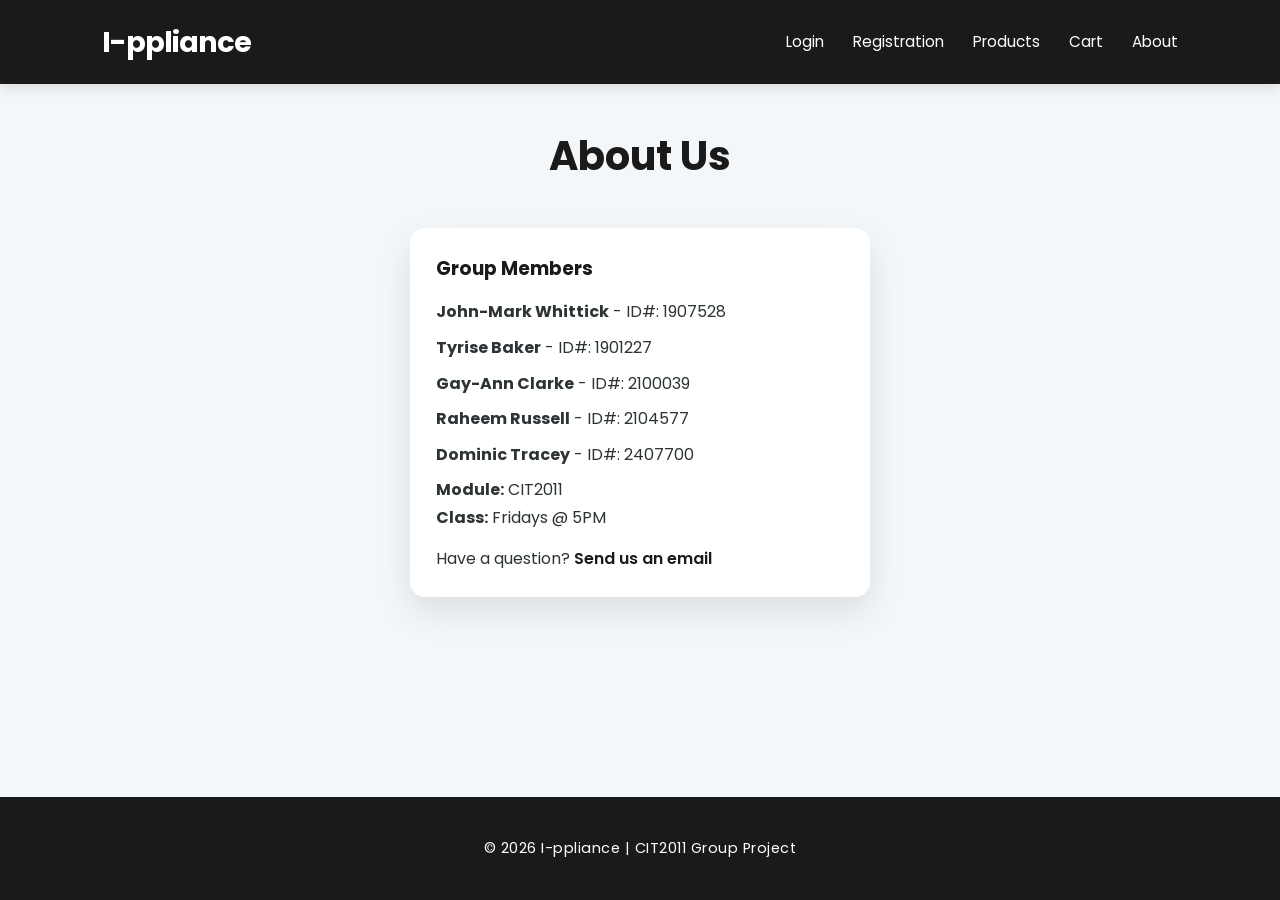
<file: Codes/about.html>
<!DOCTYPE html>
<html lang="en">

<head>
    <meta charset="UTF-8">
    <meta name="viewport" content="width=device-width, initial-scale=1.0">
    <title>About Us</title>
    <link href="https://fonts.googleapis.com/css2?family=Poppins:wght@300;400;600;700&display=swap" rel="stylesheet">
    <link rel="stylesheet" href="../style.css">
</head>

<body>
    <header>
        <a href="index.html" class="logo">I-ppliance</a>
        <div class="mobile-nav-button" id="mobile-card">
            <span class="bar"></span>
            <span class="bar"></span>
            <span class="bar"></span>
        </div>

        <nav>
            <a href="login.html">Login</a>
            <a href="register.html">Registration</a>
            <a href="index.html">Products</a>
            <a href="cart.html">Cart</a>
            <a href="about.html">About</a>
        </nav>
    </header>

    <main>
        <section class="about-container">
            <h1 class="main-about-title">About Us</h1>

            <div class="about-stack">
                <div class="info-card dev-card">
                    <h3>Group Members</h3>
                    <ul class="dev-details" style="list-style: none; padding: 0;">
                        <li><strong>John-Mark Whittick</strong> - ID#: <span class="id-number">1907528</span></li>
                        <li><strong>Tyrise Baker</strong> - ID#: <span class="id-number">1901227</span></li>
                        <li><strong>Gay-Ann Clarke</strong> - ID#: <span class="id-number">2100039</span></li>
                        <li><strong>Raheem Russell</strong> - ID#: <span class="id-number">2104577</span></li>
                        <li><strong>Dominic Tracey</strong> - ID#: <span class="id-number">2407700</span></li>
                    </ul>
                    <p style="margin-top: 5px; margin-bottom: 2px;"><strong>Module:</strong> CIT2011</p>
                    <p style="margin-top: 0; margin-bottom: 15px;"><strong>Class:</strong> Fridays @ 5PM</p>
                    <p>Have a question? <a href="mailto:1907528@utech.edu.jm">Send us an email</a></p>
                </div>
            </div>
        </section>
    </main>

    <footer>
        <p>&copy; 2026 I-ppliance | CIT2011 Group Project</p>
    </footer>

    <script src="../script.js"></script>
</body>

</html>
</file>
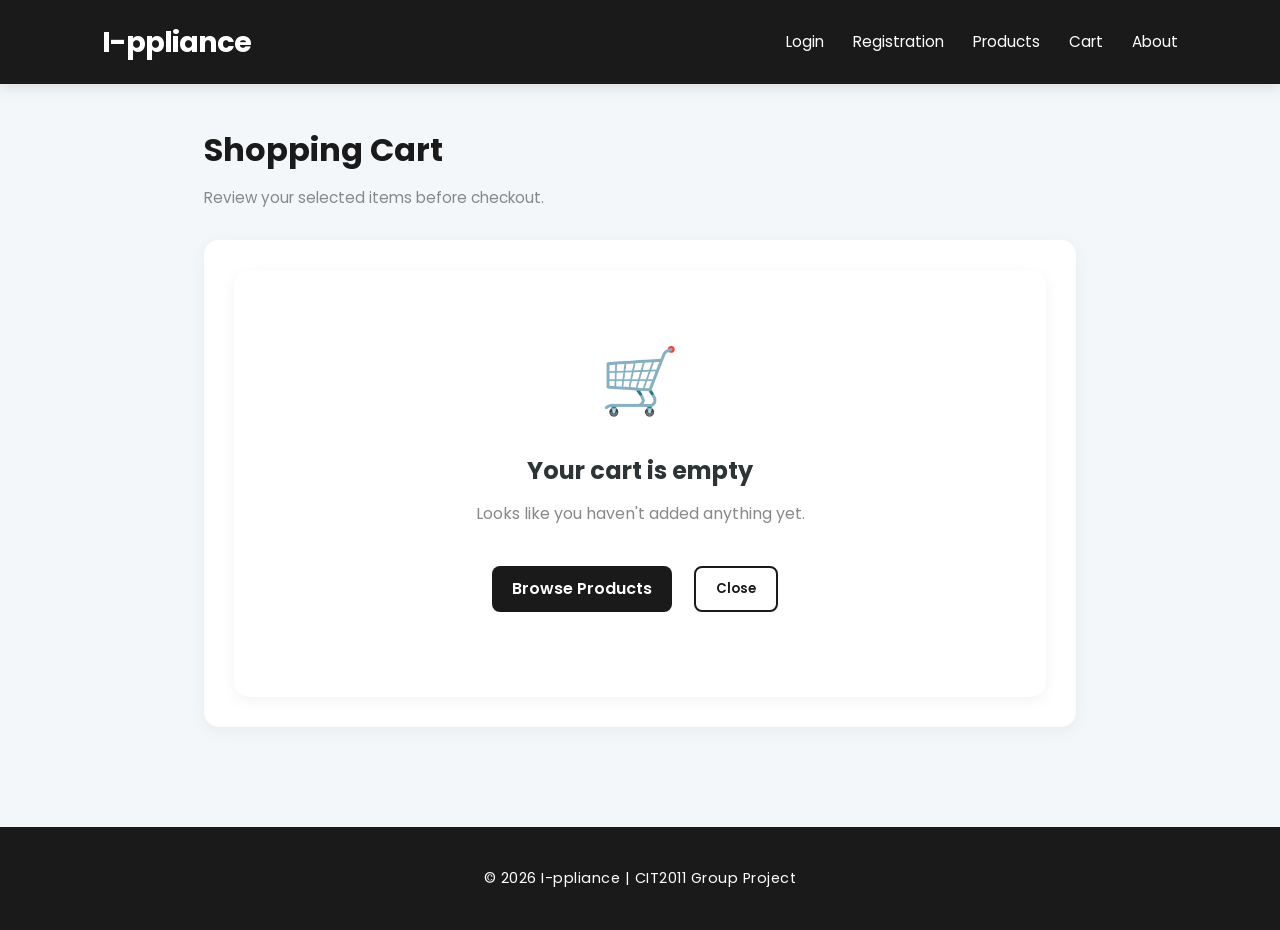
<file: Codes/cart.html>
<!DOCTYPE html>
<html lang="en">

<head>
    <meta charset="UTF-8">
    <meta name="viewport" content="width=device-width, initial-scale=1.0">
    <title>Cart | I-ppliance</title>
    <link href="https://fonts.googleapis.com/css2?family=Poppins:wght@300;400;600;700&display=swap" rel="stylesheet">
    <link rel="stylesheet" href="../style.css">
    <style>
        .cart-page-wrapper {
            max-width: 1000px;
            margin: 40px auto;
            padding: 0 5%;
        }

        .cart-page-title {
            font-size: 2rem;
            color: var(--primary-dark-grey);
            margin-bottom: 10px;
        }

        .cart-page-subtitle {
            color: #888;
            font-size: 0.95rem;
            margin-bottom: 30px;
        }

        .empty-cart {
            text-align: center;
            padding: 60px 20px;
            background: var(--white);
            border-radius: 15px;
            box-shadow: 0 4px 15px rgba(0,0,0,0.05);
        }

        .empty-cart-icon {
            font-size: 4rem;
            margin-bottom: 20px;
        }

        .empty-cart h3 {
            font-size: 1.5rem;
            margin-bottom: 10px;
        }

        .empty-cart p {
            color: #888;
            margin-bottom: 25px;
        }

        .empty-cart .btn {
            width: auto;
            display: inline-block;
            padding: 12px 30px;
        }

        .cart-items-box {
            background: var(--white);
            border-radius: 15px;
            box-shadow: 0 4px 15px rgba(0,0,0,0.05);
            overflow: hidden;
            margin-bottom: 25px;
        }

        .cart-items-header {
            display: grid;
            grid-template-columns: 80px 1fr 130px 130px 130px 90px;
            gap: 10px;
            padding: 15px 25px;
            background: var(--primary-dark-grey);
            color: var(--white);
            font-weight: 600;
            font-size: 0.85rem;
            text-transform: uppercase;
            letter-spacing: 0.5px;
        }

        .cart-items-header span:not(:first-child) {
            text-align: center;
        }

        .cart-row {
            display: grid;
            grid-template-columns: 80px 1fr 130px 130px 130px 90px;
            gap: 10px;
            padding: 18px 25px;
            align-items: center;
            border-bottom: 1px solid #f0f0f0;
            transition: background 0.2s;
        }

        .cart-row:last-child { border-bottom: none; }
        .cart-row:hover { background: #fafafa; }

        .cart-row img {
            width: 70px;
            height: 70px;
            object-fit: contain;
            border-radius: 8px;
            background: #f9f9f9;
            padding: 5px;
        }

        .cart-row .item-name {
            font-weight: 600;
            font-size: 0.95rem;
            color: var(--text-dark);
        }

        .cart-row .item-price {
            font-size: 0.9rem;
            color: #888;
            margin-top: 3px;
        }

        .qty-controls {
            display: flex;
            align-items: center;
            justify-content: center;
            gap: 8px;
        }

        .qty-btn {
            width: 30px;
            height: 30px;
            border: 2px solid var(--primary-dark-grey);
            background: transparent;
            color: var(--primary-dark-grey);
            border-radius: 6px;
            font-size: 1.1rem;
            font-weight: 700;
            cursor: pointer;
            display: flex;
            align-items: center;
            justify-content: center;
            transition: all 0.2s;
            line-height: 1;
            padding: 0;
        }

        .qty-btn:hover {
            background: var(--primary-dark-grey);
            color: var(--white);
        }

        .qty-display {
            min-width: 28px;
            text-align: center;
            font-weight: 700;
            font-size: 1rem;
        }

        .cart-col-center { text-align: center; }

        .item-subtotal {
            font-weight: 700;
            color: var(--primary-dark-grey);
            text-align: center;
        }

        .remove-item-btn {
            display: flex;
            align-items: center;
            justify-content: center;
            width: 34px;
            height: 34px;
            border: none;
            background: #fff0f0;
            color: var(--error-red);
            border-radius: 8px;
            cursor: pointer;
            font-size: 1.1rem;
            transition: all 0.2s;
            margin: 0 auto;
        }

        .remove-item-btn:hover {
            background: var(--error-red);
            color: var(--white);
        }

        .cart-actions {
            display: flex;
            justify-content: space-between;
            align-items: center;
            flex-wrap: wrap;
            gap: 12px;
            margin-bottom: 25px;
        }

        .cart-actions-left, .cart-actions-right {
            display: flex;
            gap: 12px;
            flex-wrap: wrap;
        }

        .cart-actions .btn {
            width: auto;
            display: inline-flex;
            align-items: center;
            gap: 8px;
            padding: 11px 22px;
            margin-top: 0;
            font-size: 0.9rem;
        }

        .btn-outline {
            background: transparent !important;
            border: 2px solid var(--primary-dark-grey) !important;
            color: var(--primary-dark-grey) !important;
        }

        .btn-outline:hover {
            background: var(--primary-dark-grey) !important;
            color: var(--white) !important;
        }

        .btn-danger { background: var(--error-red) !important; }

        .btn-danger:hover {
            background: #b94040 !important;
            box-shadow: 0 8px 20px rgba(217,83,79,0.3) !important;
        }

        .cart-summary-card {
            background: var(--white);
            border-radius: 15px;
            box-shadow: 0 4px 15px rgba(0,0,0,0.05);
            padding: 30px;
        }

        .cart-summary-card h3 {
            font-size: 1.2rem;
            color: var(--primary-dark-grey);
            margin-bottom: 20px;
            padding-bottom: 15px;
            border-bottom: 2px solid #f0f0f0;
        }

        .summary-row {
            display: flex;
            justify-content: space-between;
            align-items: center;
            padding: 8px 0;
            font-size: 0.95rem;
        }

        .summary-row.discount { color: #2e9e5b; font-weight: 600; }
        .summary-row.tax { color: #888; }

        .summary-divider {
            border: none;
            border-top: 2px solid #f0f0f0;
            margin: 12px 0;
        }

        .summary-row.grand-total {
            font-size: 1.3rem;
            font-weight: 700;
            color: var(--primary-dark-grey);
            padding-top: 5px;
        }

        .promo-badge {
            display: inline-block;
            background: #e8f8ef;
            color: #2e9e5b;
            font-size: 0.78rem;
            font-weight: 600;
            padding: 4px 10px;
            border-radius: 20px;
            margin-top: 8px;
            margin-bottom: 12px;
        }

        .promo-progress { margin: 12px 0 18px 0; }

        .promo-progress-label {
            font-size: 0.82rem;
            color: #888;
            margin-bottom: 6px;
        }

        .promo-bar-bg {
            background: #f0f0f0;
            border-radius: 10px;
            height: 8px;
            overflow: hidden;
        }

        .promo-bar-fill {
            background: var(--accent-gold);
            height: 100%;
            border-radius: 10px;
            transition: width 0.4s ease;
        }

        .summary-checkout-btn {
            width: 100%;
            padding: 15px;
            margin-top: 20px;
            font-size: 1rem;
        }

        .summary-continue-link {
            display: block;
            text-align: center;
            color: #888;
            font-size: 0.85rem;
            margin-top: 12px;
            text-decoration: none;
            transition: color 0.2s;
        }

        .summary-continue-link:hover { color: var(--primary-dark-grey); }

        @media screen and (max-width: 768px) {
            .cart-items-header { display: none; }

            .cart-row {
                grid-template-columns: 70px 1fr;
                grid-template-rows: auto auto auto;
                gap: 8px;
                padding: 15px;
                position: relative;
            }

            .cart-row img { grid-row: 1 / 3; width: 65px; height: 65px; }
            .cart-row .item-info { grid-column: 2; }

            .cart-col-center { text-align: left; }

            .remove-item-btn {
                position: absolute;
                top: 15px;
                right: 15px;
                margin: 0;
            }

            .cart-actions { flex-direction: column; }
            .cart-actions-left, .cart-actions-right { width: 100%; }
            .cart-actions .btn { flex: 1; justify-content: center; }
        }
    </style>
</head>

<body>
    <header>
        <a href="index.html" class="logo">I-ppliance</a>

        <div class="mobile-nav-button" id="mobile-card">
            <span class="bar"></span>
            <span class="bar"></span>
            <span class="bar"></span>
        </div>

        <nav>
            <a href="login.html">Login</a>
            <a href="register.html">Registration</a>
            <a href="index.html">Products</a>
            <a href="cart.html">Cart</a>
            <a href="about.html">About</a>
        </nav>
    </header>

    <main>
        <div class="cart-page-wrapper">
            <h1 class="cart-page-title">Shopping Cart</h1>
            <p class="cart-page-subtitle">Review your selected items before checkout.</p>
            <div id="cart-container"></div>
        </div>
    </main>

    <footer>
        <p>&copy; 2026 I-ppliance | CIT2011 Group Project</p>
    </footer>

    <script src="../script.js"></script>
</body>

</html>
</file>
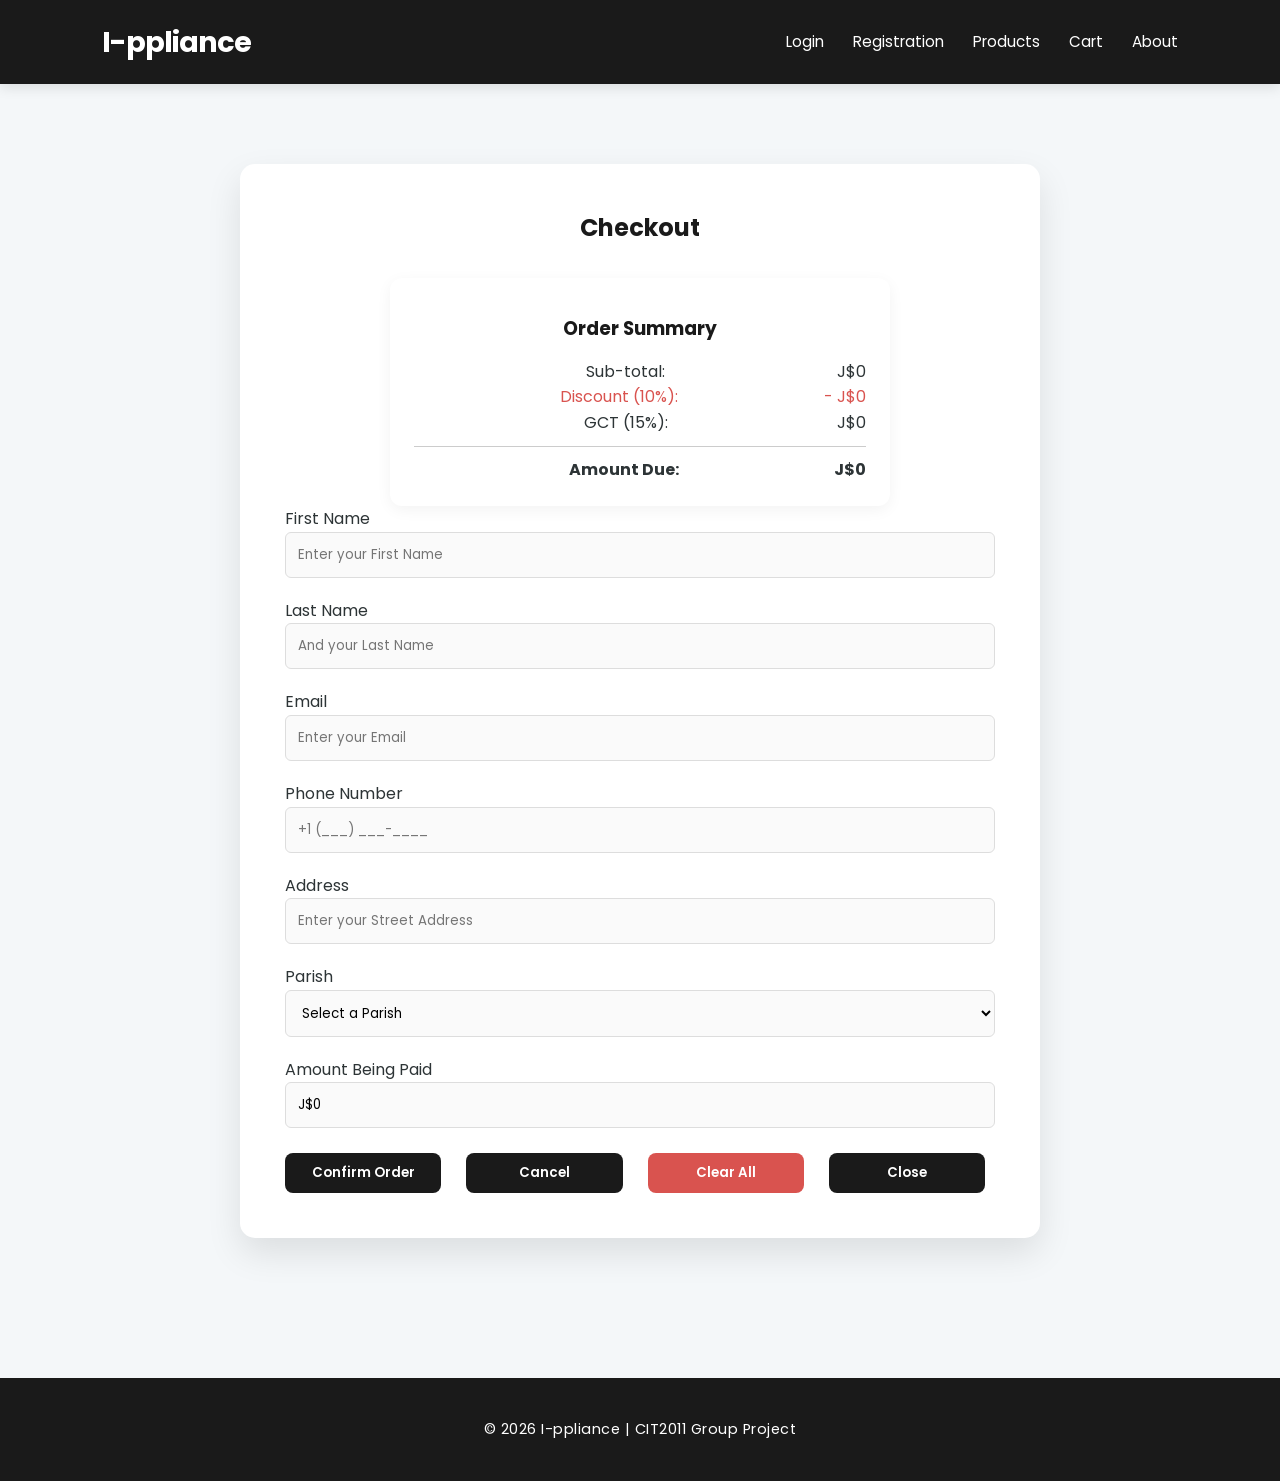
<file: Codes/checkout.html>
<!DOCTYPE html>
<html lang="en">


    <head>
    <meta charset="UTF-8">
    <meta name="viewport" content="width=device-width, initial-scale=1.0">
    <title>Checkout</title>
    <link href="https://fonts.googleapis.com/css2?family=Poppins:wght@300;400;600;700&display=swap" rel="stylesheet">
    <link rel="stylesheet" href="../style.css">
  </head>
<body>
<header>
    <a href="index.html" class="logo">I-ppliance</a>

    <div class="mobile-nav-button" id="mobile-card">
        <span class="bar"></span>
        <span class="bar"></span>
        <span class="bar"></span>
    </div>
    
    <nav>
      <a href="login.html">Login</a>
        <a href="register.html">Registration</a>
        <a href="index.html">Products</a>
        <a href="cart.html">Cart</a>
        <a href="about.html">About</a>
        
    </nav>
</header>


<main>
    <section class="user-section">
      <div class="user-card" id="checkout-wide-card">
            <h2>Checkout</h2>

            <div id="checkout-summary"></div>

            <form id="checkout-form">
                <div class="form-group">
                    <label for="firstname">First Name</label>
                    <input type="text" id="firstname" placeholder="Enter your First Name">
                    <span class="error-msg" id="user-fname-error">First Name is required</span>
                </div>
                
                <div class="form-group">
                    <label for="lastname">Last Name</label>
                    <input type="text" id="lastname" placeholder="And your Last Name">
                    <span class="error-msg" id="user-lname-error">Last Name is required</span>
                </div>

                <div class="form-group">
                    <label for="email">Email</label>
                    <input type="email" id="email" placeholder="Enter your Email">
                    <span class="error-msg" id="user-email-error">Email is required</span>
                </div>

                <div class="form-group">
                    <label for="phone">Phone Number</label>
                    <input type="tel" id="phone" placeholder="+1 (___) ___-____">
                    <span class="error-msg" id="user-phone-error">Phone is required</span>
                </div>

                <div class="form-group">
                    <label for="address">Address</label>
                    <input type="text" id="address" placeholder="Enter your Street Address">
                    <span class="error-msg" id="user-address-error">Address is required</span>
                </div>

                <div class="form-group">
                    <label for="parish">Parish</label>
                    <select id="parish">
                        <option value="">Select a Parish</option>
                        <option value="kingston">Kingston</option>
                        <option value="st-andrew">St. Andrew</option>
                        <option value="st-thomas">St. Thomas</option>
                        <option value="portland">Portland</option>
                        <option value="st-james">St. James</option>
                        <option value="st-ann">St. Ann</option>
                        <option value="st-catherine">St. Catherine</option>
                        <option value="clarendon">Clarendon</option>
                        <option value="manchester">Manchester</option>
                        <option value="hanover">Hanover</option>
                        <option value="westmoreland">Westmoreland</option>
                        <option value="st-elizabeth">St. Elizabeth</option>
                        <option value="trelawny">Trelawny</option>
                        <option value="st-mary">St. Mary</option>
                    </select>
                    <span class="error-msg" id="user-parish-error">Your Parish is required</span>
                </div>

                <div class="form-group">
                    <label for="amount">Amount Being Paid</label>
                    <input type="text" id="amount" readonly placeholder="Calculated from cart">
                </div>

                <div class="form-actions">
                    <button type="button" class="btn" id="confirm-order-btn">Confirm Order</button>
                    <button type="button" class="btn" id="cancel-btn">Cancel</button>
                    <button type="button" class="btn" id="clear-btn">Clear All</button>
                    <button type="button" class="btn" id="close-btn">Close</button>
                </div>
            </form>
        </div>
    </section>
</main>

 <footer>
    <p>&copy; 2026 I-ppliance | CIT2011 Group Project</p>
</footer>
<script src="../script.js"></script>
</body>
</html>
</file>
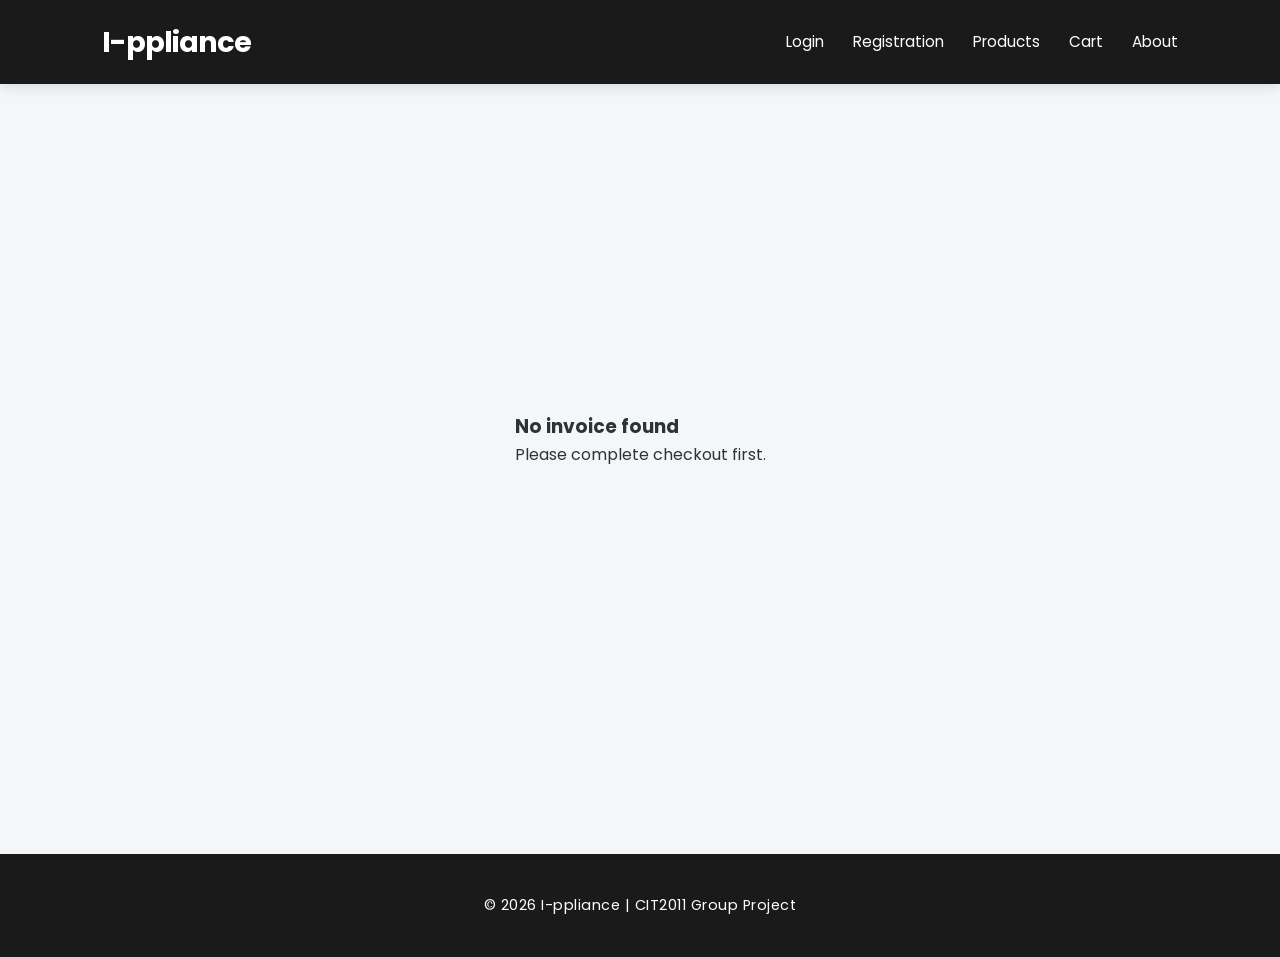
<file: Codes/invoice.html>
<!DOCTYPE html>
<html lang="en">
<head>
    <meta charset="UTF-8">
    <meta name="viewport" content="width=device-width, initial-scale=1.0">
    <title>Invoice | I-ppliance</title>
    <link href="https://fonts.googleapis.com/css2?family=Poppins:wght@300;400;600;700&display=swap" rel="stylesheet">
    <link rel="stylesheet" href="../style.css">
</head>
<body>
    <header>
        <a href="index.html" class="logo">I-ppliance</a>

        <div class="mobile-nav-button" id="mobile-card">
            <span class="bar"></span>
            <span class="bar"></span>
            <span class="bar"></span>
        </div>

        <nav>
            <a href="login.html">Login</a>
            <a href="register.html">Registration</a>
            <a href="index.html">Products</a>
            <a href="cart.html">Cart</a>
            <a href="about.html">About</a>
        </nav>
    </header>

    <main>
        <section class="user-section">
            <div id="invoice-container"></div>
        </section>
    </main>

    <footer>
        <p>&copy; 2026 I-ppliance | CIT2011 Group Project</p>
    </footer>

    <script src="../script.js"></script>
</body>
</html>
</file>
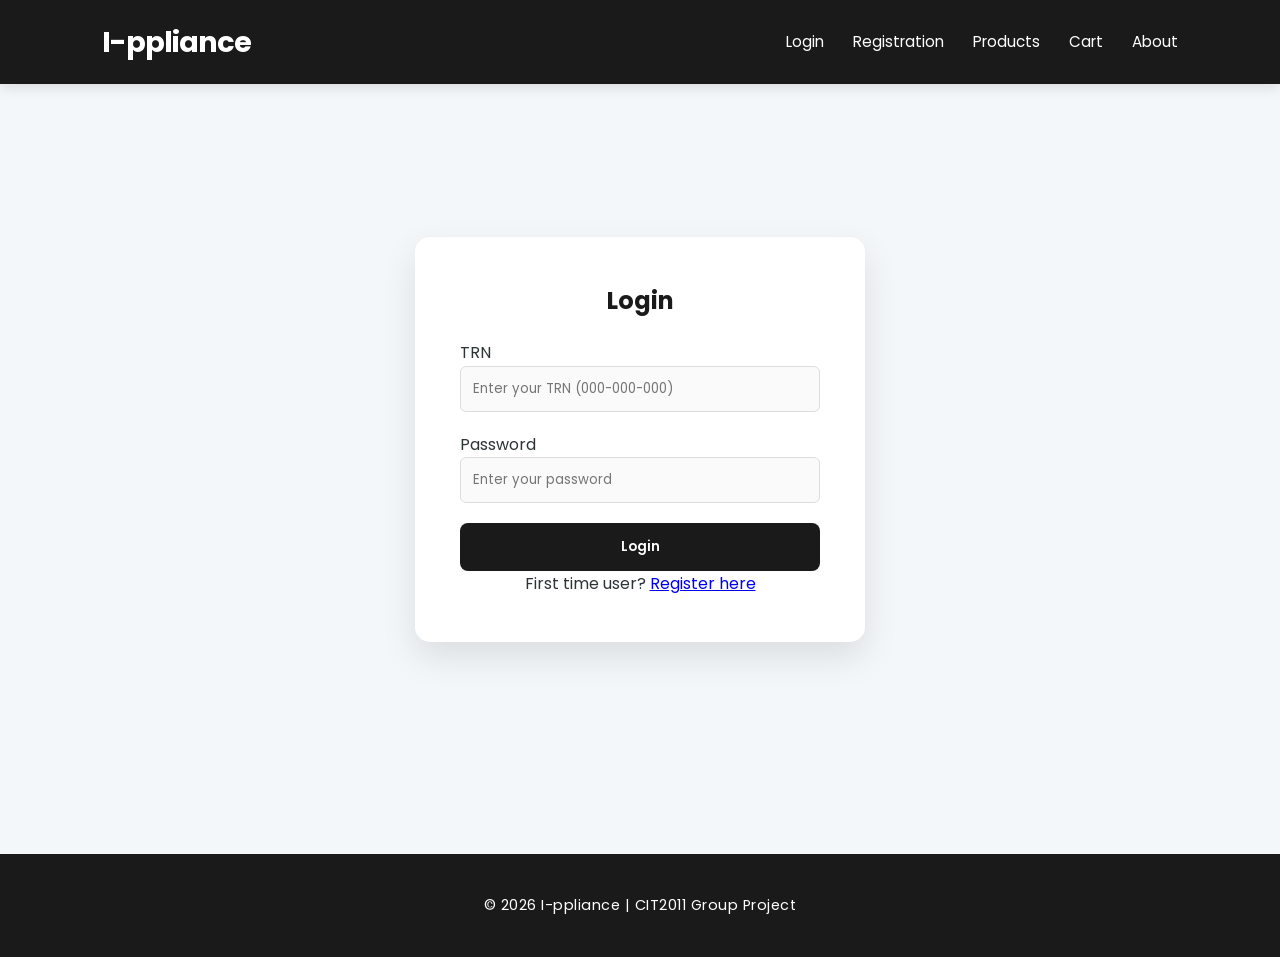
<file: Codes/login.html>
<!DOCTYPE html>
<html lang="en">


    <head>
    <meta charset="UTF-8">
    <meta name="viewport" content="width=device-width, initial-scale=1.0">
    <title>Login</title>
    <link href="https://fonts.googleapis.com/css2?family=Poppins:wght@300;400;600;700&display=swap" rel="stylesheet">
    <link rel="stylesheet" href="../style.css">
  </head>
<body>
<header>
    <a href="index.html" class="logo">I-ppliance</a>
    <div class="mobile-nav-button" id="mobile-card">
        <span class="bar"></span>
        <span class="bar"></span>
        <span class="bar"></span>
    </div>
    
    <nav>
      <a href="login.html">Login</a>
        <a href="register.html">Registration</a>
        <a href="index.html">Products</a>
        <a href="cart.html">Cart</a>
        <a href="about.html">About</a>
        
    </nav>
</header>


<main>
    <section class="user-section">
        <div class="user-card">
            <h2>Login</h2>

            <form id="login-form">

                <div class="form-group">
                  <label for="login-trn">TRN</label>
                  <input type="text" id="login-trn" placeholder="Enter your TRN (000-000-000)" required>
                  <span class="error-msg" id="trn-error">TRN is required</span>
                </div>             
                <div class="form-group">
                  <label for="login-password">Password</label>
                  <input type="password" id="login-password" placeholder="Enter your password" required>
                  <span class="error-msg" id="password-error">Password is required</span>
                </div>             
                <button type="button" class="btn" id="loginbtn">Login</button>             
                <p>First time user? <a href="register.html">Register here</a></p>              
              </form>


            
        </div>
    </section>
</main>

 <footer>
    <p>&copy; 2026 I-ppliance | CIT2011 Group Project</p>
</footer>

<script src="../script.js"></script>
</body>
</html>
</file>
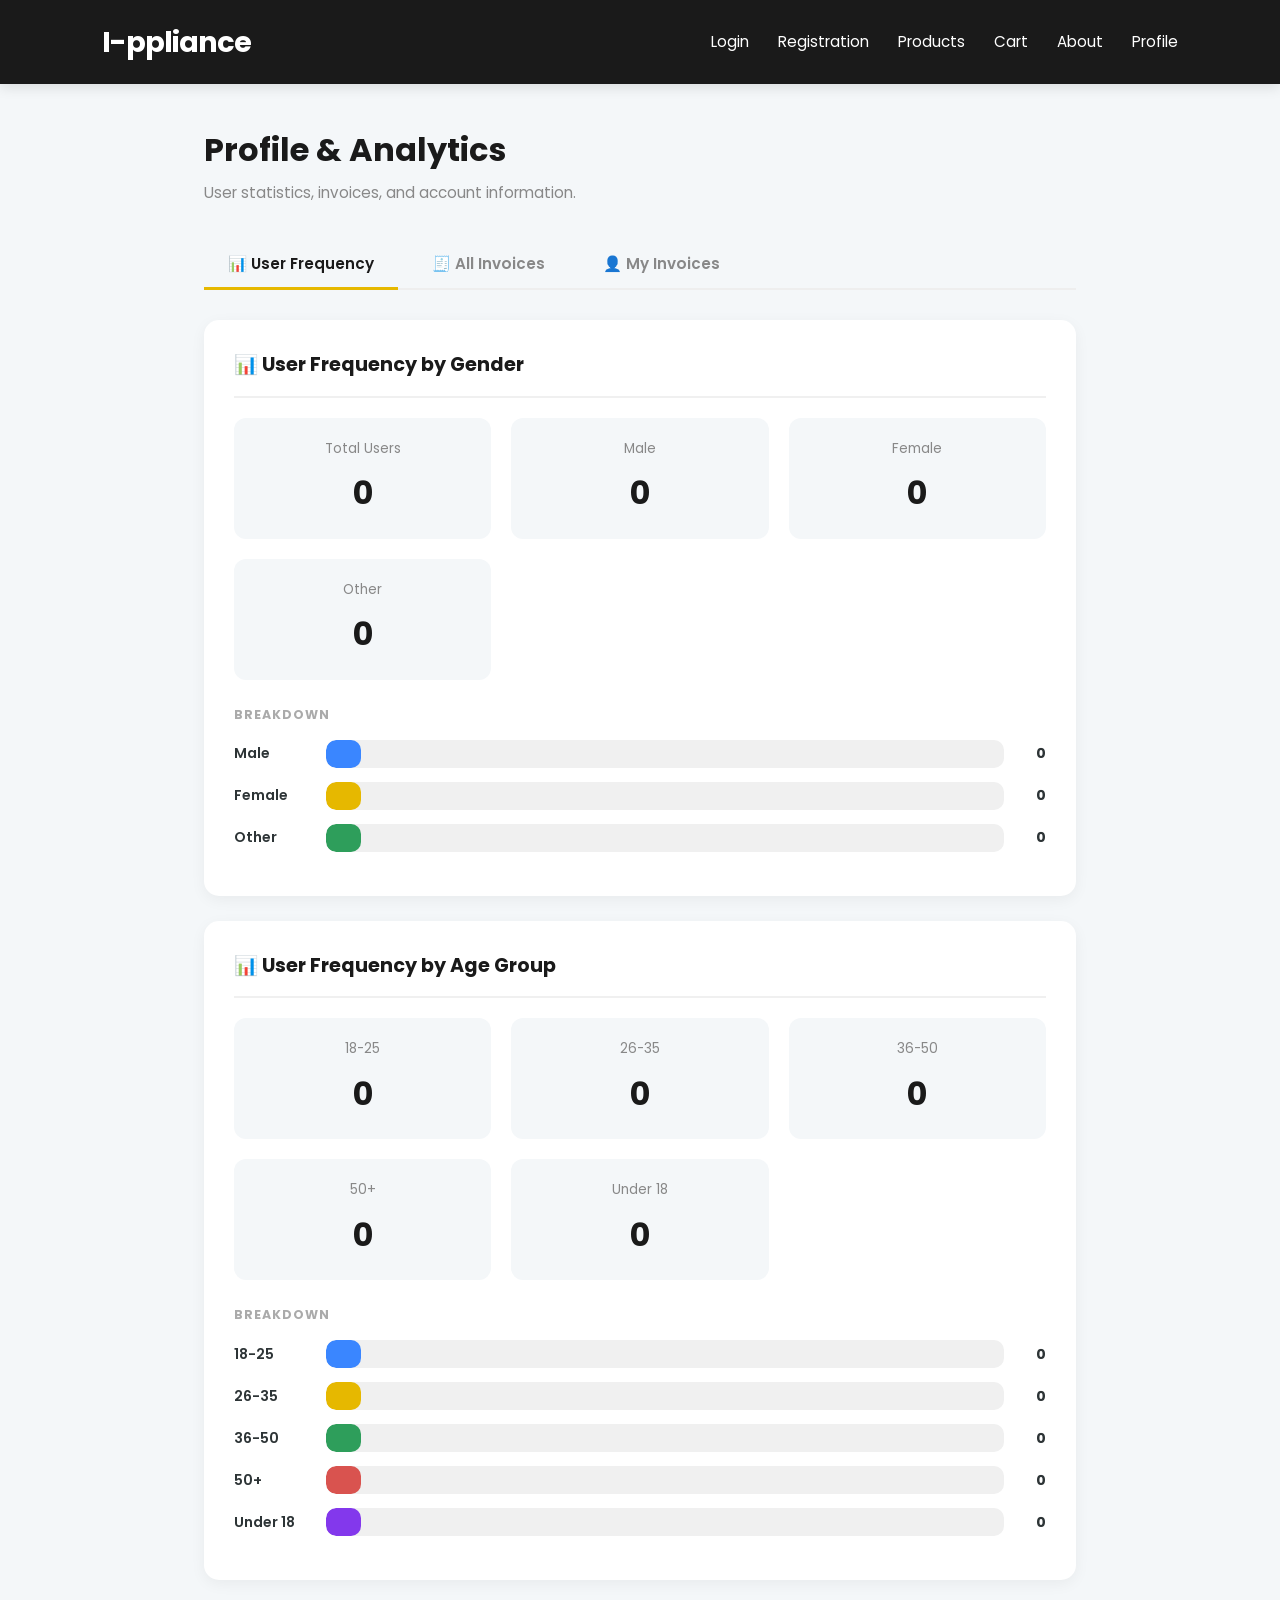
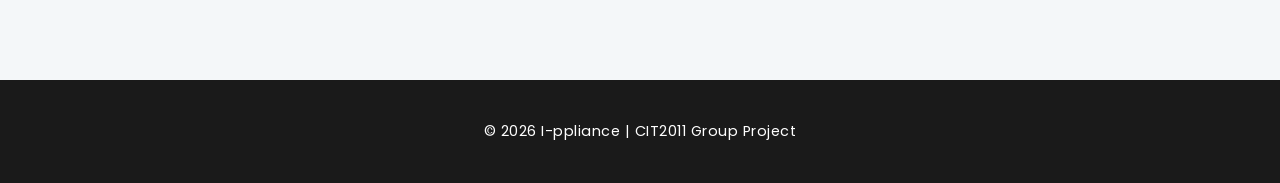
<file: Codes/profile.html>
<!DOCTYPE html>
<html lang="en">

<head>
    <meta charset="UTF-8">
    <meta name="viewport" content="width=device-width, initial-scale=1.0">
    <title>Profile & Analytics | I-ppliance</title>
    <link href="https://fonts.googleapis.com/css2?family=Poppins:wght@300;400;600;700&display=swap" rel="stylesheet">
    <link rel="stylesheet" href="../style.css">
    <style>
        .profile-wrapper {
            max-width: 1000px;
            margin: 40px auto;
            padding: 0 5%;
        }

        .profile-page-title {
            font-size: 2rem;
            color: var(--primary-dark-grey);
            margin-bottom: 5px;
        }

        .profile-page-subtitle {
            color: #888;
            font-size: 0.95rem;
            margin-bottom: 35px;
        }

        /* Tab navigation */
        .tab-nav {
            display: flex;
            gap: 10px;
            margin-bottom: 30px;
            flex-wrap: wrap;
            border-bottom: 2px solid #eee;
            padding-bottom: 0;
        }

        .tab-btn {
            padding: 12px 24px;
            border: none;
            background: transparent;
            color: #888;
            font-family: 'Poppins', sans-serif;
            font-size: 0.95rem;
            font-weight: 600;
            cursor: pointer;
            border-bottom: 3px solid transparent;
            margin-bottom: -2px;
            transition: all 0.2s;
        }

        .tab-btn:hover { color: var(--primary-dark-grey); }

        .tab-btn.active {
            color: var(--primary-dark-grey);
            border-bottom: 3px solid var(--accent-gold);
        }

        /* Tab content */
        .tab-content { display: none; }
        .tab-content.active { display: block; }

        /* Cards */
        .card {
            background: var(--white);
            border-radius: 15px;
            box-shadow: 0 4px 15px rgba(0,0,0,0.05);
            padding: 30px;
            margin-bottom: 25px;
        }

        .card h2 {
            font-size: 1.2rem;
            color: var(--primary-dark-grey);
            margin-bottom: 20px;
            padding-bottom: 15px;
            border-bottom: 2px solid #f0f0f0;
        }

        /* Stats grid */
        .stats-grid {
            display: grid;
            grid-template-columns: repeat(auto-fit, minmax(200px, 1fr));
            gap: 20px;
            margin-bottom: 25px;
        }

        .stat-box {
            background: var(--bg-light);
            border-radius: 12px;
            padding: 20px;
            text-align: center;
        }

        .stat-box .stat-label {
            font-size: 0.85rem;
            color: #888;
            margin-bottom: 8px;
        }

        .stat-box .stat-value {
            font-size: 2rem;
            font-weight: 700;
            color: var(--primary-dark-grey);
        }

        /* Bar chart */
        .bar-chart {
            margin-top: 15px;
        }

        .bar-row {
            display: flex;
            align-items: center;
            margin-bottom: 14px;
            gap: 12px;
        }

        .bar-label {
            min-width: 80px;
            font-size: 0.88rem;
            font-weight: 600;
            color: var(--text-dark);
        }

        .bar-bg {
            flex: 1;
            background: #f0f0f0;
            border-radius: 10px;
            height: 28px;
            overflow: hidden;
        }

        .bar-fill {
            height: 100%;
            border-radius: 10px;
            background: var(--primary-dark-grey);
            display: flex;
            align-items: center;
            padding-left: 10px;
            color: var(--white);
            font-size: 0.8rem;
            font-weight: 600;
            transition: width 0.6s ease;
            min-width: 35px;
        }

        .bar-fill.gold { background: var(--accent-gold); color: var(--primary-dark-grey); }
        .bar-fill.red  { background: var(--error-red); }
        .bar-fill.green { background: #2e9e5b; }
        .bar-fill.blue  { background: #3a86ff; }
        .bar-fill.purple { background: #8338ec; }

        .bar-count {
            min-width: 30px;
            font-size: 0.88rem;
            font-weight: 700;
            color: var(--text-dark);
            text-align: right;
        }

        /* Search box */
        .search-box {
            display: flex;
            gap: 12px;
            margin-bottom: 20px;
            flex-wrap: wrap;
        }

        .search-box input {
            flex: 1;
            min-width: 200px;
            padding: 12px 16px;
            border: 1px solid #ddd;
            border-radius: 8px;
            font-family: 'Poppins', sans-serif;
            font-size: 0.95rem;
        }

        .search-box input:focus {
            outline: none;
            border-color: var(--accent-gold);
        }

        .search-box .btn {
            width: auto;
            padding: 12px 24px;
            margin-top: 0;
        }

        /* Invoice table */
        .invoice-table {
            width: 100%;
            border-collapse: collapse;
            margin-top: 10px;
            font-size: 0.9rem;
        }

        .invoice-table th {
            background: var(--primary-dark-grey);
            color: var(--white);
            padding: 12px 15px;
            text-align: left;
            font-weight: 600;
            font-size: 0.82rem;
            text-transform: uppercase;
            letter-spacing: 0.5px;
        }

        .invoice-table td {
            padding: 12px 15px;
            border-bottom: 1px solid #f0f0f0;
            color: var(--text-dark);
        }

        .invoice-table tr:last-child td { border-bottom: none; }
        .invoice-table tr:hover td { background: #fafafa; }

        .no-results {
            text-align: center;
            padding: 40px;
            color: #888;
            font-size: 0.95rem;
        }

        .no-results-icon { font-size: 2.5rem; margin-bottom: 10px; }

        /* Console log output box */
        .console-box {
            background: #1a1a1a;
            color: #00ff88;
            font-family: 'Courier New', monospace;
            font-size: 0.82rem;
            padding: 20px;
            border-radius: 10px;
            margin-top: 15px;
            max-height: 200px;
            overflow-y: auto;
            display: none;
        }

        .console-box.visible { display: block; }
        .console-line { margin-bottom: 4px; }
        .console-line.error { color: #ff6b6b; }
        .console-line.info  { color: #74b9ff; }

        /* Section divider */
        .section-label {
            font-size: 0.78rem;
            font-weight: 700;
            text-transform: uppercase;
            letter-spacing: 1px;
            color: #aaa;
            margin-bottom: 15px;
        }

        /* Responsive */
        @media screen and (max-width: 600px) {
            .tab-btn { padding: 10px 14px; font-size: 0.85rem; }
            .invoice-table th, .invoice-table td { padding: 10px; font-size: 0.8rem; }
        }
    </style>
</head>

<body>
    <header>
        <a href="index.html" class="logo">I-ppliance</a>

        <div class="mobile-nav-button" id="mobile-card">
            <span class="bar"></span>
            <span class="bar"></span>
            <span class="bar"></span>
        </div>

        <nav>
            <a href="login.html">Login</a>
            <a href="register.html">Registration</a>
            <a href="index.html">Products</a>
            <a href="cart.html">Cart</a>
            <a href="about.html">About</a>
            <a href="profile.html">Profile</a>
        </nav>
    </header>

    <main>
        <div class="profile-wrapper">
            <h1 class="profile-page-title">Profile & Analytics</h1>
            <p class="profile-page-subtitle">User statistics, invoices, and account information.</p>

            <!-- Tab Navigation -->
            <div class="tab-nav">
                <button class="tab-btn active" onclick="switchTab('frequency')">📊 User Frequency</button>
                <button class="tab-btn" onclick="switchTab('invoices')">🧾 All Invoices</button>
                <button class="tab-btn" onclick="switchTab('myinvoices')">👤 My Invoices</button>
            </div>

            <!-- ── TAB 1: ShowUserFrequency() ─────────────────────────── -->
            <div id="tab-frequency" class="tab-content active">
                <div class="card">
                    <h2>📊 User Frequency by Gender</h2>
                    <div id="gender-stats-grid" class="stats-grid"></div>
                    <div class="section-label">Breakdown</div>
                    <div id="gender-chart" class="bar-chart"></div>
                </div>

                <div class="card">
                    <h2>📊 User Frequency by Age Group</h2>
                    <div id="age-stats-grid" class="stats-grid"></div>
                    <div class="section-label">Breakdown</div>
                    <div id="age-chart" class="bar-chart"></div>
                </div>
            </div>

            <!-- ── TAB 2: ShowInvoices() ──────────────────────────────── -->
            <div id="tab-invoices" class="tab-content">
                <div class="card">
                    <h2>🧾 All Invoices</h2>
                    <p style="color:#888; font-size:0.9rem; margin-bottom:20px;">Search by TRN to find a specific customer's invoices.</p>

                    <div class="search-box">
                        <input type="text" id="invoice-search-trn" placeholder="Enter TRN (e.g. 123-456-789)">
                        <button class="btn" onclick="ShowInvoices()">Search</button>
                        <button class="btn" style="background:transparent; border:2px solid var(--primary-dark-grey); color:var(--primary-dark-grey); margin-top:0;" onclick="ShowInvoices(true)">Show All</button>
                    </div>

                    <div id="invoices-results"></div>
                    <div id="invoices-console" class="console-box"></div>
                </div>
            </div>

            <!-- ── TAB 3: GetUserInvoices() ──────────────────────────── -->
            <div id="tab-myinvoices" class="tab-content">
                <div class="card">
                    <h2>👤 My Invoices</h2>
                    <p style="color:#888; font-size:0.9rem; margin-bottom:20px;">Enter your TRN to view your purchase history.</p>

                    <div class="search-box">
                        <input type="text" id="user-trn-input" placeholder="Enter your TRN (e.g. 123-456-789)">
                        <button class="btn" onclick="GetUserInvoices()">Find My Invoices</button>
                    </div>

                    <div id="user-invoices-results"></div>
                    <div id="user-invoices-console" class="console-box"></div>
                </div>
            </div>

        </div>
    </main>

    <footer>
        <p>&copy; 2026 I-ppliance | CIT2011 Group Project</p>
    </footer>

    <script src="../script.js"></script>
    <script>

        // ── TAB SWITCHING ─────────────────────────────────────────────
        function switchTab(tab) {
            document.querySelectorAll('.tab-content').forEach(function(el) {
                el.classList.remove('active');
            });
            document.querySelectorAll('.tab-btn').forEach(function(el) {
                el.classList.remove('active');
            });
            document.getElementById('tab-' + tab).classList.add('active');
            event.target.classList.add('active');

            if (tab === 'frequency') { ShowUserFrequency(); }
        }

        // ── HELPER: Get age group label ───────────────────────────────
        function getAgeGroup(dob) {
            var birth = new Date(dob);
            var today = new Date();
            var age = today.getFullYear() - birth.getFullYear();
            var m = today.getMonth() - birth.getMonth();
            if (m < 0 || (m === 0 && today.getDate() < birth.getDate())) age--;

            if (age >= 18 && age <= 25) return '18-25';
            if (age >= 26 && age <= 35) return '26-35';
            if (age >= 36 && age <= 50) return '36-50';
            if (age > 50)               return '50+';
            return 'Under 18';
        }

        // ── HELPER: Build bar chart HTML ──────────────────────────────
        function buildBarChart(data, colors) {
            var max = Math.max.apply(null, Object.values(data).map(Number)) || 1;
            var html = '';
            var colorKeys = Object.keys(data);
            colorKeys.forEach(function(key, i) {
                var count = data[key] || 0;
                var pct   = Math.round((count / max) * 100);
                var color = colors[i % colors.length];
                html += `<div class="bar-row">
                            <div class="bar-label">${key}</div>
                            <div class="bar-bg">
                                <div class="bar-fill ${color}" style="width:${pct}%">${count > 0 ? count : ''}</div>
                            </div>
                            <div class="bar-count">${count}</div>
                          </div>`;
            });
            return html;
        }

        // ── HELPER: Build stat boxes HTML ─────────────────────────────
        function buildStatBoxes(data) {
            var html = '';
            Object.keys(data).forEach(function(key) {
                html += `<div class="stat-box">
                            <div class="stat-label">${key}</div>
                            <div class="stat-value">${data[key]}</div>
                         </div>`;
            });
            return html;
        }

        // ── HELPER: Render invoice table ──────────────────────────────
        function renderInvoiceTable(invoices, trn) {
            if (!invoices || invoices.length === 0) {
                return `<div class="no-results">
                            <div class="no-results-icon">🧾</div>
                            <p>No invoices found${trn ? ' for TRN: <strong>' + trn + '</strong>' : ''}.</p>
                        </div>`;
            }

            var rows = invoices.map(function(inv, idx) {
                var items = inv.items ? inv.items.map(function(i) { return i.name + ' x' + i.quantity; }).join(', ') : 'N/A';
                var total = inv.total ? 'J$' + Number(inv.total).toLocaleString() : 'N/A';
                var date  = inv.date || 'N/A';
                var invTrn = inv.trn || trn || 'N/A';
                return `<tr>
                            <td>#${idx + 1}</td>
                            <td>${invTrn}</td>
                            <td>${date}</td>
                            <td>${items}</td>
                            <td><strong>${total}</strong></td>
                        </tr>`;
            }).join('');

            return `<table class="invoice-table">
                        <thead>
                            <tr>
                                <th>#</th>
                                <th>TRN</th>
                                <th>Date</th>
                                <th>Items</th>
                                <th>Total</th>
                            </tr>
                        </thead>
                        <tbody>${rows}</tbody>
                    </table>`;
        }

        // ── FUNCTION 1: ShowUserFrequency() ───────────────────────────
        function ShowUserFrequency() {
            var registrationData = JSON.parse(localStorage.getItem('RegistrationData')) || [];

            // Gender counts
            var genderCounts = { Male: 0, Female: 0, Other: 0 };
            // Age group counts
            var ageCounts = { '18-25': 0, '26-35': 0, '36-50': 0, '50+': 0, 'Under 18': 0 };

            registrationData.forEach(function(user) {
                // Gender
                var g = user.gender ? user.gender.charAt(0).toUpperCase() + user.gender.slice(1).toLowerCase() : 'Other';
                if (genderCounts.hasOwnProperty(g)) { genderCounts[g]++; }
                else { genderCounts['Other']++; }

                // Age group
                if (user.dateOfBirth) {
                    var group = getAgeGroup(user.dateOfBirth);
                    if (ageCounts.hasOwnProperty(group)) { ageCounts[group]++; }
                }
            });

            // Total stat box
            document.getElementById('gender-stats-grid').innerHTML =
                buildStatBoxes({ 'Total Users': registrationData.length, 'Male': genderCounts.Male, 'Female': genderCounts.Female, 'Other': genderCounts.Other });

            document.getElementById('gender-chart').innerHTML =
                buildBarChart(genderCounts, ['blue', 'gold', 'green']);

            document.getElementById('age-stats-grid').innerHTML =
                buildStatBoxes(ageCounts);

            document.getElementById('age-chart').innerHTML =
                buildBarChart(ageCounts, ['blue', 'gold', 'green', 'red', 'purple']);

            // Also log to console as required
            console.log('=== ShowUserFrequency() ===');
            console.log('Gender Breakdown:', genderCounts);
            console.log('Age Group Breakdown:', ageCounts);
        }

        // ── FUNCTION 2: ShowInvoices() ────────────────────────────────
        function ShowInvoices(showAll) {
            var trnInput   = document.getElementById('invoice-search-trn');
            var resultsDiv = document.getElementById('invoices-results');
            var consoleDiv = document.getElementById('invoices-console');

            var trn = trnInput ? trnInput.value.trim() : '';

            var registrationData = JSON.parse(localStorage.getItem('RegistrationData')) || [];
            var allInvoices      = JSON.parse(localStorage.getItem('AllInvoices'))      || [];

            // Build combined invoice list from both AllInvoices and RegistrationData
            var combined = [];

            // From AllInvoices key
            allInvoices.forEach(function(inv) {
                combined.push(inv);
            });

            // Also pull from each user's invoices array in RegistrationData
            registrationData.forEach(function(user) {
                if (user.invoices && user.invoices.length > 0) {
                    user.invoices.forEach(function(inv) {
                        var exists = combined.some(function(c) { return c.trn === user.trn && c.date === inv.date; });
                        if (!exists) {
                            combined.push(Object.assign({}, inv, { trn: user.trn }));
                        }
                    });
                }
            });

            var filtered = combined;

            if (!showAll && trn !== '') {
                filtered = combined.filter(function(inv) { return inv.trn === trn; });
            }

            resultsDiv.innerHTML = renderInvoiceTable(filtered, (!showAll && trn) ? trn : null);

            // Console.log output as required by assignment
            consoleDiv.classList.add('visible');
            consoleDiv.innerHTML = '';

            function addLog(msg, type) {
                var line = document.createElement('div');
                line.className = 'console-line ' + (type || '');
                line.textContent = msg;
                consoleDiv.appendChild(line);
            }

            addLog('> ShowInvoices(' + (trn ? '"' + trn + '"' : '') + ')', 'info');
            addLog('> Total invoices found: ' + filtered.length);

            filtered.forEach(function(inv, i) {
                console.log('Invoice #' + (i + 1) + ':', inv);
                addLog('Invoice #' + (i + 1) + ': TRN=' + (inv.trn || 'N/A') + ' | Date=' + (inv.date || 'N/A') + ' | Total=' + (inv.total || 'N/A'));
            });

            if (filtered.length === 0) {
                addLog('> No invoices found.', 'error');
            }

            // Also log to browser console
            console.log('=== ShowInvoices() ===');
            console.log('Search TRN:', trn || 'ALL');
            console.log('Results:', filtered);
        }

        // ── FUNCTION 3: GetUserInvoices() ─────────────────────────────
        function GetUserInvoices() {
            var trnInput   = document.getElementById('user-trn-input');
            var resultsDiv = document.getElementById('user-invoices-results');
            var consoleDiv = document.getElementById('user-invoices-console');

            var trn = trnInput ? trnInput.value.trim() : '';

            if (trn === '') {
                resultsDiv.innerHTML = '<p style="color:var(--error-red); font-size:0.9rem;">Please enter your TRN.</p>';
                return;
            }

            var registrationData = JSON.parse(localStorage.getItem('RegistrationData')) || [];
            var user = registrationData.find(function(u) { return u.trn === trn; });

            consoleDiv.classList.add('visible');
            consoleDiv.innerHTML = '';

            function addLog(msg, type) {
                var line = document.createElement('div');
                line.className = 'console-line ' + (type || '');
                line.textContent = msg;
                consoleDiv.appendChild(line);
            }

            addLog('> GetUserInvoices("' + trn + '")', 'info');

            if (!user) {
                resultsDiv.innerHTML = `<div class="no-results">
                                            <div class="no-results-icon">❌</div>
                                            <p>No account found for TRN: <strong>${trn}</strong>.</p>
                                        </div>`;
                addLog('> Error: No user found with TRN ' + trn, 'error');
                console.log('GetUserInvoices(): No user found for TRN', trn);
                return;
            }

            var invoices = user.invoices || [];
            addLog('> User found: ' + user.firstName + ' ' + user.lastName);
            addLog('> Invoices found: ' + invoices.length);

            invoices.forEach(function(inv, i) {
                console.log('Invoice #' + (i + 1) + ':', inv);
                addLog('Invoice #' + (i + 1) + ': Date=' + (inv.date || 'N/A') + ' | Total=' + (inv.total || 'N/A'));
            });

            // User info banner
            var userBanner = `<div style="background:var(--bg-light); border-radius:10px; padding:15px 20px; margin-bottom:20px; display:flex; gap:15px; align-items:center; flex-wrap:wrap;">
                                <div style="font-size:2rem;">👤</div>
                                <div>
                                    <div style="font-weight:700; font-size:1rem;">${user.firstName} ${user.lastName}</div>
                                    <div style="color:#888; font-size:0.85rem;">TRN: ${user.trn} &nbsp;|&nbsp; ${user.email} &nbsp;|&nbsp; Registered: ${user.dateOfRegistration || 'N/A'}</div>
                                </div>
                              </div>`;

            resultsDiv.innerHTML = userBanner + renderInvoiceTable(invoices.map(function(inv) {
                return Object.assign({}, inv, { trn: user.trn });
            }), user.trn);

            // Log to browser console as required
            console.log('=== GetUserInvoices() ===');
            console.log('User:', user.firstName, user.lastName, '| TRN:', trn);
            console.log('Invoices:', invoices);
        }

        // ── INIT ──────────────────────────────────────────────────────
        document.addEventListener('DOMContentLoaded', function() {
            setupMobileNav();
            updateCartIcon();
            ShowUserFrequency();
        });

    </script>
</body>

</html>
</file>
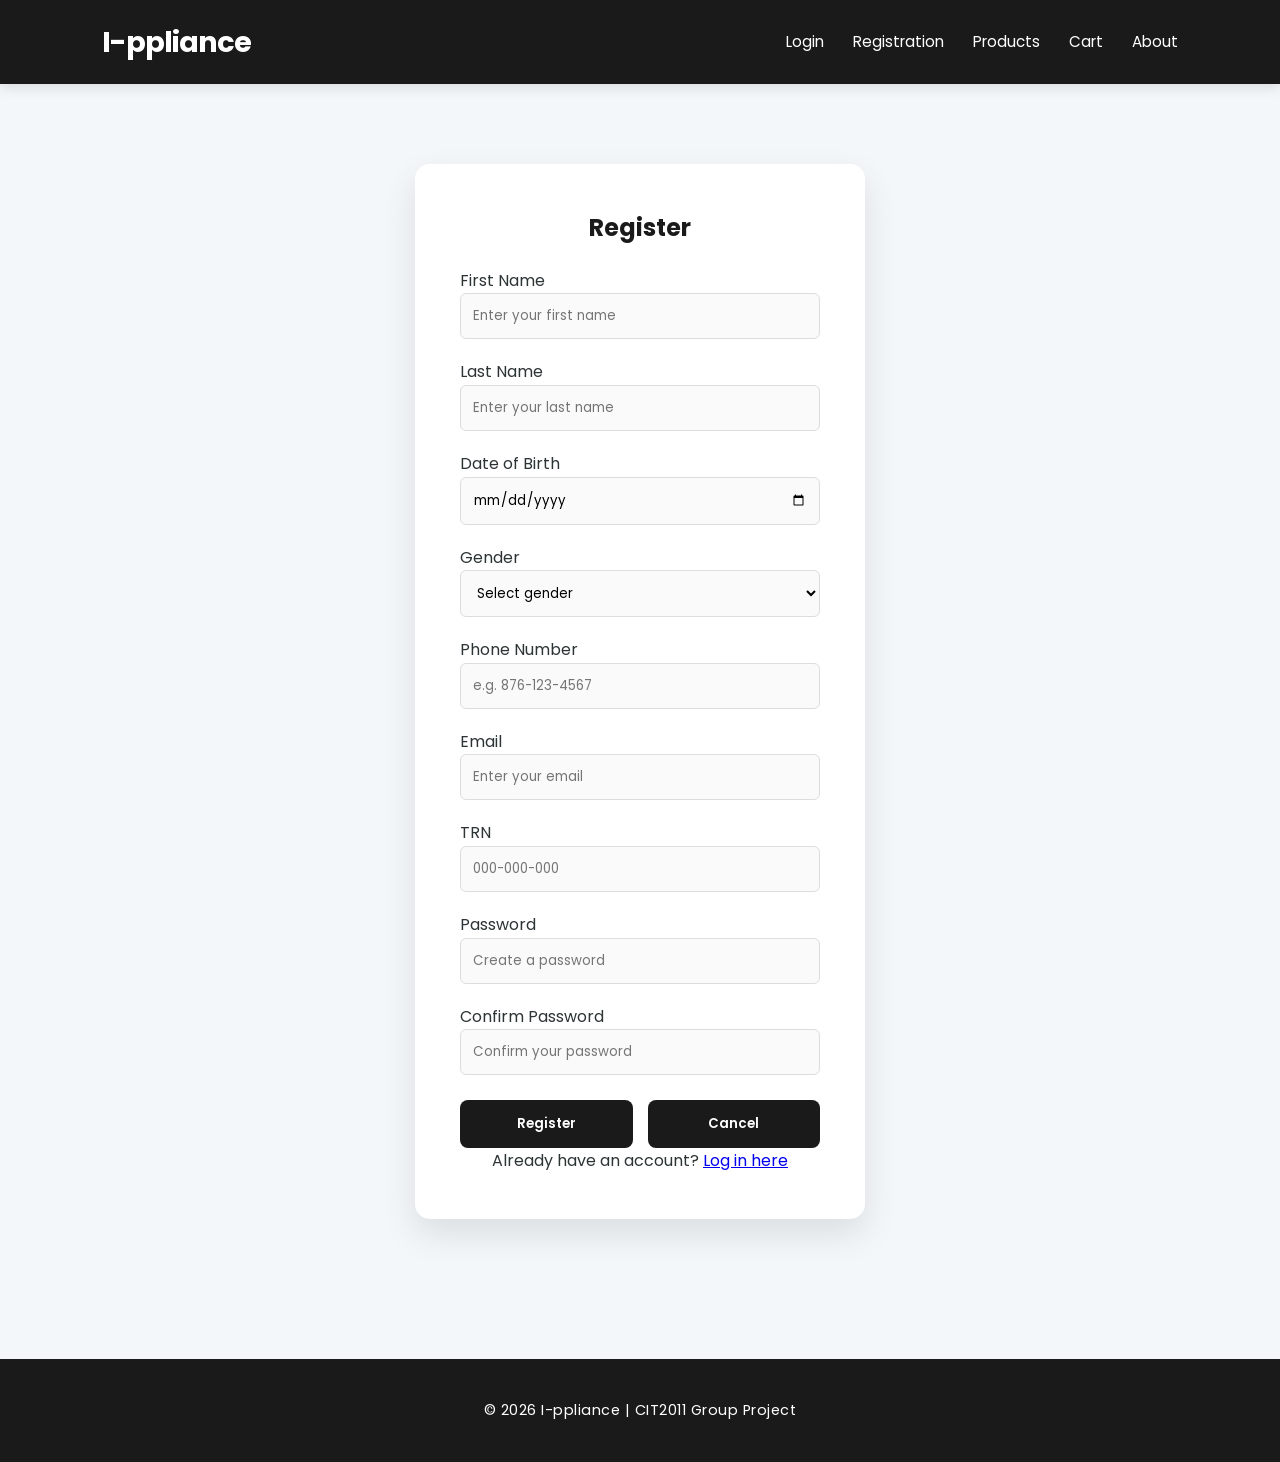
<file: Codes/register.html>
<!DOCTYPE html>
<html lang="en">
<head>
  <meta charset="UTF-8" />
  <meta name="viewport" content="width=device-width, initial-scale=1.0" />
  <title>Registration</title>
  <link href="https://fonts.googleapis.com/css2?family=Poppins:wght@300;400;600;700&display=swap" rel="stylesheet" />
  <link rel="stylesheet" href="../style.css" />
</head>
<body>
  <header>
    <a href="index.html" class="logo">I-ppliance</a>

    <div class="mobile-nav-button" id="mobile-card">
      <span class="bar"></span>
      <span class="bar"></span>
      <span class="bar"></span>
    </div>

    <nav>
      <a href="login.html">Login</a>
      <a href="register.html">Registration</a>
      <a href="index.html">Products</a>
      <a href="cart.html">Cart</a>
      <a href="about.html">About</a>
    </nav>
  </header>

  <main>
    <section class="user-section">
      <div class="user-card">
        <h2>Register</h2>

        <form id="register-form">
          <div class="form-group">
            <label for="firstname">First Name</label>
            <input type="text" id="firstname" placeholder="Enter your first name" required />
            <span class="error-msg" id="user-fname-error" style="display:none;">First Name is required</span>
          </div>

          <div class="form-group">
            <label for="lastname">Last Name</label>
            <input type="text" id="lastname" placeholder="Enter your last name" required />
            <span class="error-msg" id="user-lname-error" style="display:none;">Last Name is required</span>
          </div>

          <div class="form-group">
            <label for="dob">Date of Birth</label>
            <input type="date" id="dob" required />
            <span class="error-msg" id="user-dob-error" style="display:none;">Date of Birth is required</span>
          </div>

          <div class="form-group">
            <label for="gender">Gender</label>
            <select id="gender" required>
              <option value="">Select gender</option>
              <option value="Male">Male</option>
              <option value="Female">Female</option>
              <option value="Other">Other</option>
              <option value="Prefer not to say">Prefer not to say</option>
            </select>
            <span class="error-msg" id="user-gender-error" style="display:none;">Gender is required</span>
          </div>

          <div class="form-group">
            <label for="phone">Phone Number</label>
            <input type="tel" id="phone" placeholder="e.g. 876-123-4567" required />
            <span class="error-msg" id="user-phone-error" style="display:none;">Phone Number is required</span>
          </div>

          <div class="form-group">
            <label for="email">Email</label>
            <input type="email" id="email" placeholder="Enter your email" required />
            <span class="error-msg" id="user-email-error" style="display:none;">Email is required</span>
          </div>

          <div class="form-group">
            <label for="trn">TRN</label>
            <input
              type="text"
              id="trn"
              placeholder="000-000-000"
              maxlength="11"
              required
            />
            <span class="error-msg" id="user-trn-error" style="display:none;">TRN is required</span>
          </div>

          <div class="form-group">
            <label for="reg-password">Password</label>
            <input
              type="password"
              id="reg-password"
              placeholder="Create a password"
              minlength="8"
              required
            />
            <span class="error-msg" id="user-password-error" style="display:none;">Password is required</span>
          </div>

          <div class="form-group">
            <label for="reg-cpassword">Confirm Password</label>
            <input
              type="password"
              id="reg-cpassword"
              placeholder="Confirm your password"
              minlength="8"
              required
            />
            <span class="error-msg" id="user-cpassword-error" style="display:none;">Confirm Password is required</span>
          </div>

          <p id="register-message"></p>

          <div class="form-actions">
            <button type="submit" class="btn" id="registerbtn">Register</button>
            <button type="reset" class="btn cancel-btn" id="cancelbtn">Cancel</button>
          </div>

          <p>Already have an account? <a href="login.html">Log in here</a></p>
        </form>
      </div>
    </section>
  </main>

  <footer>
    <p>&copy; 2026 I-ppliance | CIT2011 Group Project</p>
  </footer>

  <script src="../script.js"></script>
</body>
</html>
</file>
<file: style.css>
/* 1c Consistency & Theme for CSS variables */
:root {
    --primary-dark-grey: #1a1a1a;
    --accent-gold: #e6b800;
    --bg-light: #f4f7f9;
    --white: #ffffff;
    --text-dark: #2d3436;
    --error-red: #d9534f;
    --transition: all 0.3s ease;
}

/* 1b. Layout & Positioning  */
* {
    box-sizing: border-box;
    margin: 0;
    padding: 0;
    font-family: 'Poppins', sans-serif;
}

/* 1b Layout & Positioning - Flexbox keeps footer at bottom */
body {
    background-color: var(--bg-light);
    color: var(--text-dark);
    line-height: 1.6;
    display: flex;
    flex-direction: column;
    min-height: 100vh;
}

/* 1b Layout & Positioning  header */
header {
    background: var(--primary-dark-grey);
    padding: 1.2rem 8%;
    display: flex;
    justify-content: space-between;
    align-items: center;
    position: sticky;
    top: 0;
    z-index: 1000;
    box-shadow: 0 4px 12px rgba(0,0,0,0.1);
}

/* 1a CSS Selectors descendant selector */
header .logo {
    color: var(--white);
    font-size: 1.8rem;
    font-weight: 700;
    text-decoration: none;
    letter-spacing: -1px;
}

/* 1a CSS Selectors for class selector */
.logo {
    color: var(--primary-dark-grey);
    text-decoration: none;
    font-weight: 700;
    font-size: 1.5rem;
    transition: var(--transition);
}

/* 1a CSS Selectors for pseudo-class */
.logo:hover {
    color: var(--accent-gold);
    transform: scale(1.05);
}

/* 1a CSS Selectors for descendant selector */
nav a {
    color: var(--white);
    text-decoration: none;
    margin-left: 25px;
    font-weight: 400;
    font-size: 0.95rem;
    transition: var(--transition);
}

/* 1a CSS Selectors for pseudo-class */
nav a:hover {
    color: var(--accent-gold);
}


#shop-section {
    scroll-margin-top: 100px; 
}

#productgrid {
    scroll-margin-top: 100px; 
}


.promo-banner {
    background-color: var(--white); 
    color: var(--primary-dark-grey); 
    text-align: center;
    padding: 80px 20px; 
    border-radius: 0; 
    max-width: 100%; 
    margin: 0 0 40px 0; 
    box-shadow: 0 4px 10px rgba(0,0,0,0.05);
}

.promo-banner h2 {
    color: var(--primary-dark-grey);
    font-size: 2.5rem;
    margin-bottom: 10px;
}

.promo-banner p {
    font-size: 1.2rem;
    margin-bottom: 30px;
    color: var(--text-dark);
}


.highlight-text {
    color: var(--accent-gold);
    font-size: 1.8rem; 
    font-weight: 700;
}

.banner-btn {
    display: inline-block !important; 
    width: auto !important; 
    background-color: var(--primary-dark-grey) !important;
    color: var(--white) !important;
    padding: 12px 45px !important; 
    font-size: 1.1rem !important; 
    border-radius: 30px !important;
    font-weight: 600 !important;
    margin-top: 10px;
}

.banner-btn:hover {
    background-color: var(--accent-gold) !important;
    color: var(--primary-dark-grey) !important;
    transform: translateY(-3px);
}


/* 1b Layout to pushes footer down */
main {
    flex: 1;
    width: 100%;
}

/* 1b Layout to center content */
section {
    max-width: 1200px;
    margin: 40px auto;
    padding: 0 5%;
}


/* 1c Consistency for Footer across all pages */
footer {
    background-color: var(--primary-dark-grey);
    color: var(--white);
    padding: 40px 20px;
    text-align: center;
    width: 100%;
    margin-top: 60px;
}

footer p {
    margin: 0;
    font-size: 0.9rem;
    letter-spacing: 0.5px;
}


/* 1c Consistency for  selector headings */
h1, h2 {
    color: var(--primary-dark-grey);
    margin-bottom: 20px;
}

/* 1b Layout  centers using flexbox for login & register */
.user-section {
    display: flex;
    justify-content: center;
    align-items: center;
    min-height: 70vh;
    padding: 40px 20px;
}

/* 1c Consistency for card style */
.user-card {
    background: var(--white);
    padding: 45px;
    border-radius: 15px;
    box-shadow: 0 15px 35px rgba(0,0,0,0.1);
    width: 100%;
    max-width: 450px;
    text-align: center;
}

/* 1b Layout CSS grid for products */
#productgrid {
    display: grid;
    grid-template-columns: repeat(auto-fit, minmax(280px, 1fr));
    gap: 30px;
    margin-top: 30px;
}

/* 1b Layout using flexbox for each category row */
.categories {
    display: flex;
    gap: 12px;
    margin-bottom: 30px;
    flex-wrap: wrap;
}

/* 1a CSS Selectors class selector */
.category-btn {
    padding: 10px 20px;
    border: 2px solid var(--primary-dark-grey);
    background: transparent;
    color: var(--primary-dark-grey);
    border-radius: 25px;
    font-weight: 600;
    cursor: pointer;
    transition: var(--transition);
}

/* 1a CSS Selectors pseudo-class */
.category-btn.active, .category-btn:hover {
    background: var(--primary-dark-grey);
    color: var(--white);
}

/* 1d Code Quality - Descendant override */
.categories .btn {
    width: auto;
    padding: 10px 25px;
    margin-right: 10px;
    display: inline-block;
}

/* 1a CSS Selectors for default button styles */
.btn {
    display: block; 
    text-align: center;
    text-decoration: none;
    background: var(--primary-dark-grey);
    color: var(--white);
    padding: 14px;
    width: 100%; 
    border: none;
    border-radius: 8px;
    font-weight: 600;
    margin-top: 15px;
    cursor: pointer;
    transition: var(--transition);
}

/* 1a CSS Selectors pseudo-class when hovered over buttons */
.btn:hover {
    background: var(--accent-gold);
    color: var(--primary-dark-grey);
    transform: translateY(-3px);
    box-shadow: 0 8px 20px rgba(230, 184, 0, 0.3);
}

/* 1d Code Quality - id selectors for consistency */
#confirm-order-btn, #cancel-btn, #clear-btn, #close-btn, #clear-cart-btn,
.cart-item .btn, .summary .btn, #cart-container .btn {
    width: auto;
    display: inline-block;
    margin-right: 10px;
    padding: 10px 20px;
}

/* a. CSS Selectors & Styling for the clear cart button */
#clear-cart-btn {
    background-color: var(--error-red);
}

/* 3a DOM Injection Target - Checkout summary */
#checkout-summary {
    margin-top: 30px;
    background: var(--white);
    padding: 24px;
    border-radius: 12px;
    box-shadow: 0 4px 15px rgba(0,0,0,0.05);
    max-width: 500px;
    margin: 30px auto 0 auto;
}

#checkout-summary h3 {
    margin-top: 12px;
    color: var(--primary-dark-grey);
}

#checkout-summary hr {
    border: none;
    border-top: 1px solid #eee;
    margin: 12px 0;
}

/* 2c & 3a Form Validation */
.form-group {
    text-align: left;
    margin-bottom: 20px;
}

/* 1a CSS Selectors - Element selector for inputs */
input, select {
    width: 100%;
    padding: 12px;
    border: 1px solid #ddd;
    border-radius: 6px;
    background: #fafafa;
    font-family: 'Poppins', sans-serif;
}

/* 2c Form Validation - Hidden by default shown by JS */
.error-msg {
    color: var(--error-red);
    font-size: 0.8rem;
    display: none;
    margin-top: 5px;
}

/* 3a DOM Injection Target - Cart container */
#cart-container {
    margin-top: 30px;
    background: var(--white);
    padding: 30px;
    border-radius: 15px;
    box-shadow: 0 4px 15px rgba(0,0,0,0.05);
}

/* 1a CSS Selectors - Class selector for cart rows */
.cart-item {
    display: flex;
    justify-content: space-between;
    align-items: center;
    padding: 15px 0;
    border-bottom: 1px solid #eee;
}

.cart-img        { width: 80px; }
.remove-btn      { width: auto; margin-top: 0; }

/* 3a DOM Injection Target - Product cards */
.product-card {
    background: var(--white);
    padding: 20px;
    border-radius: 12px;
    box-shadow: 0 4px 15px rgba(0,0,0,0.05);
    text-align: center;
    transition: var(--transition);
}

/* 1a CSS Selectors - Pseudo-class hover */
.product-card:hover {
    transform: translateY(-5px);
    box-shadow: 0 10px 25px rgba(0,0,0,0.1);
}

.product-card img {
    max-width: 100%;
    height: 200px;
    object-fit: contain;
    margin-bottom: 15px;
}

.product-card h3 {
    font-size: 1.1rem;
    color: var(--text-dark);
    margin-bottom: 5px;
}

/* 1a CSS Selectors - Descendant selector */
.product-card .price {
    color: var(--accent-gold);
    font-weight: 700;
    font-size: 1.2rem;
}

/* 1d Code Quality - Descendant override */
.product-card .btn {
    width: auto;
    padding: 8px 20px;
    font-size: 0.9rem;
    margin-top: 10px;
    display: inline-block;
}

/* 1c Consistency - About page */
.about-container {
    max-width: 500px;
    margin: 40px auto;
    padding: 0 20px;
    text-align: center;
}

.main-about-title {
    font-size: 2.5rem;
    margin-bottom: 40px;
}

.about-stack {
    display: flex;
    flex-direction: column;
}

/* 1a CSS Selectors - Class selector */
.info-card {
    background: var(--white);
    padding: 25px;
    border-radius: 15px;
    box-shadow: 0 15px 35px rgba(0,0,0,0.1);
    transition: var(--transition);
    border: 1px solid transparent;
    text-align: left;
}

.info-card h3 {
    color: var(--primary-dark-grey);
    margin-bottom: 15px;
}

.info-card a {
    color: var(--primary-dark-grey);
    text-decoration: none;
    font-weight: 600;
    transition: var(--transition);
}

.dev-details {
    list-style: none;
    padding: 0;
    margin: 15px 0 5px 0;
}

.dev-details li { margin-bottom: 10px; }

/* 1a CSS Selectors - Pseudo-class */
.info-card:hover {
    background: var(--primary-dark-grey);
    color: var(--white);
    transform: translateY(-5px);
}

.info-card:hover h3,
.info-card:hover a,
.info-card:hover strong { color: var(--white); }

.info-card:hover p,
.info-card:hover li { color: var(--white); }

/* 1a CSS Selectors - Descendant selector */
.info-card:hover a {
    color: var(--accent-gold) !important;
    text-decoration: underline;
}

/* 1a CSS Selectors - Pseudo-class hover for Group ID numbers */
.info-card:hover .id-number {
    color: var(--accent-gold) !important;
}

/* 1b Layout for mobile view*/
@media screen and (max-width: 600px) {
    .main-about-title { font-size: 1.8rem; }
    header { padding: 1rem 5%; }

    nav {
        display: none;
        flex-direction: column;
        position: absolute;
        top: 80px;
        left: 0;
        width: 100%;
        background: var(--primary-dark-grey);
        padding: 20px;
        z-index: 1000;
        box-shadow: 0 4px 12px rgba(0,0,0,0.2);
    }

    nav.active { display: flex; }

    nav a {
        margin: 10px 0;
        font-size: 1.1rem;
        border-bottom: 1px solid rgba(255,255,255,0.1);
        padding-bottom: 10px;
    }

    .mobile-nav-button {
        display: flex;
        flex-direction: column;
        justify-content: space-between;
        width: 30px;
        height: 21px;
        cursor: pointer;
    }

    .mobile-nav-button .bar {
        height: 3px;
        width: 100%;
        background-color: var(--white);
        border-radius: 10px;
        transition: var(--transition);
    }

    #confirm-order-btn, #cancel-btn, #clear-btn, #close-btn, #clear-cart-btn, .summary .btn {
        width: 100%;
        margin-right: 0;
        margin-bottom: 10px;
        display: block;
    }
    
    .cart-item {
        flex-direction: column;
        align-items: flex-start;
    }
    
    .cart-item .btn {
        margin-top: 15px;
    }
}

/* 1b Layout for desktop view  */
@media screen and (min-width: 950px) {
    #productgrid { grid-template-columns: repeat(3, 1fr); }
    .mobile-nav-button { display: none; }
}


#checkout-wide-card {
    max-width: 800px !important; 
    width: 100% !important;
    margin: 0 auto !important; 
}

.form-actions {
    display: flex;
    gap: 15px;
    flex-wrap: wrap;
    margin-top: 25px;
    justify-content: center; 
}

#clear-btn {
    background-color: var(--error-red) !important; 
}

/* 1b. Layout & Positioning */
.form-actions .btn {
    width: auto !important;
    flex: 1;
    min-width: 150px;
    margin-top: 0;
}

@media screen and (max-width: 600px) {
    .form-actions .btn {
        width: 100% !important;
        margin-right: 0;
    }
}
</file>
